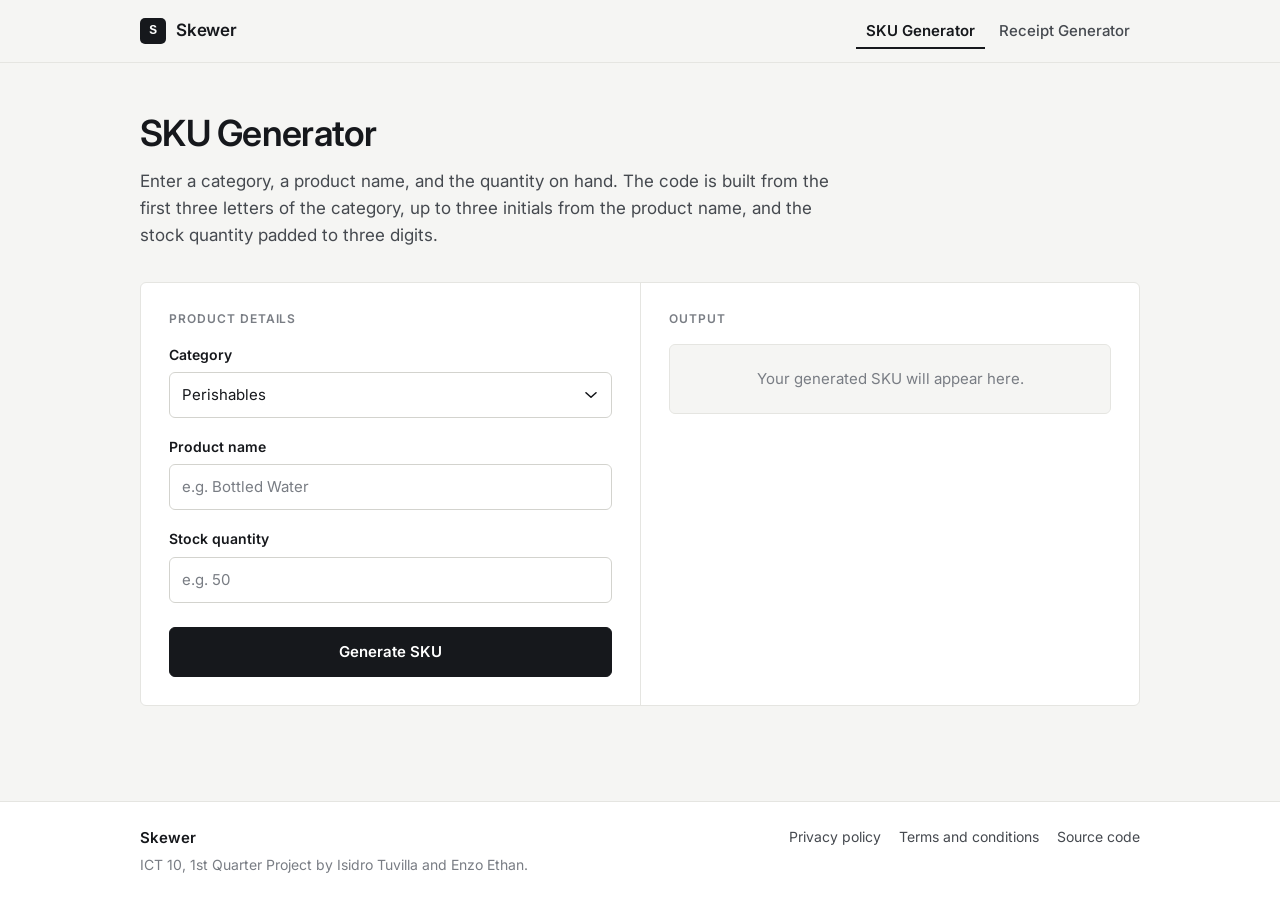
<file: index.html>
<!DOCTYPE html>
<html lang="en">
<head>
    <meta charset="UTF-8">
    <meta name="viewport" content="width=device-width, initial-scale=1.0">
    <title>SKU Generator | Skewer</title>
    <meta name="description" content="Generate stock keeping units from a product category, product name, and stock quantity.">
    <link rel="icon" href="favicon.svg" type="image/svg+xml">
    <link rel="preconnect" href="https://fonts.googleapis.com">
    <link rel="preconnect" href="https://fonts.gstatic.com" crossorigin>
    <link rel="stylesheet" href="https://fonts.googleapis.com/css2?family=Inter:wght@400;500;600;700&display=swap">
    <link rel="stylesheet" href="https://pyscript.net/releases/2025.3.1/core.css">
    <link rel="stylesheet" href="styles.css">
    <script type="module" src="https://pyscript.net/releases/2025.3.1/core.js"></script>
</head>
<body>
    <a class="skip-link" href="#main">Skip to content</a>

    <header class="site-header">
        <div class="shell header-inner">
            <a class="brand" href="index.html">
                <span class="brand-mark" aria-hidden="true">S</span>
                <span class="brand-name">Skewer</span>
            </a>

            <button class="nav-toggle" type="button" data-nav-toggle aria-expanded="false" aria-controls="site-nav">
                <span class="visually-hidden">Menu</span>
                <span class="nav-icon" aria-hidden="true">
                    <span></span>
                    <span></span>
                    <span></span>
                </span>
            </button>

            <nav class="site-nav" id="site-nav" data-nav-menu aria-label="Main">
                <a class="nav-link" href="index.html" aria-current="page">SKU Generator</a>
                <a class="nav-link" href="receipt_generator.html">Receipt Generator</a>
            </nav>
        </div>
    </header>

    <main id="main">
        <div class="shell">
            <div class="page-head">
                <h1>SKU Generator</h1>
                <p class="lede">
                    Enter a category, a product name, and the quantity on hand. The code is built
                    from the first three letters of the category, up to three initials from the
                    product name, and the stock quantity padded to three digits.
                </p>
            </div>

            <div class="panel">
                <div class="panel-grid">

                    <section class="panel-col" aria-labelledby="details-title">
                        <h2 class="panel-title" id="details-title">Product details</h2>

                        <form id="sku-form">
                            <div class="field">
                                <label class="field-label" for="category">Category</label>
                                <select id="category" class="control control-select">
                                    <option value="Perishables">Perishables</option>
                                    <option value="Beverages">Beverages</option>
                                    <option value="Disposables">Disposables</option>
                                    <option value="Packaging">Packaging</option>
                                </select>
                            </div>

                            <div class="field">
                                <label class="field-label" for="product_name">Product name</label>
                                <input type="text" id="product_name" class="control" placeholder="e.g. Bottled Water" autocomplete="off">
                            </div>

                            <div class="field">
                                <label class="field-label" for="quantity">Stock quantity</label>
                                <input type="number" id="quantity" class="control" placeholder="e.g. 50" min="0" step="1">
                            </div>

                            <div class="form-actions">
                                <button type="button" class="button" py-click="SKU_generator">Generate SKU</button>
                            </div>
                        </form>
                    </section>

                    <section class="panel-col" aria-labelledby="output-title">
                        <h2 class="panel-title" id="output-title">Output</h2>
                        <div id="sku_output" class="output" aria-live="polite">
                            <p class="output-empty">Your generated SKU will appear here.</p>
                        </div>
                    </section>

                </div>
            </div>
        </div>
    </main>

    <footer class="site-footer">
        <div class="shell footer-inner">
            <div class="footer-text">
                <p class="footer-title">Skewer</p>
                <p>ICT 10, 1st Quarter Project by Isidro Tuvilla and Enzo Ethan.</p>
            </div>
            <nav class="footer-links" aria-label="Site information">
                <a href="privacy.html">Privacy policy</a>
                <a href="terms.html">Terms and conditions</a>
                <a href="https://github.com/SA-9R-IsidroE/STAANA_ICT10_Q1Project_IsidroTuvilla_EnzoEthan">Source code</a>
            </nav>
        </div>
    </footer>

    <script src="site.js"></script>
    <py-script src="main.py"></py-script>
</body>
</html>
</file>
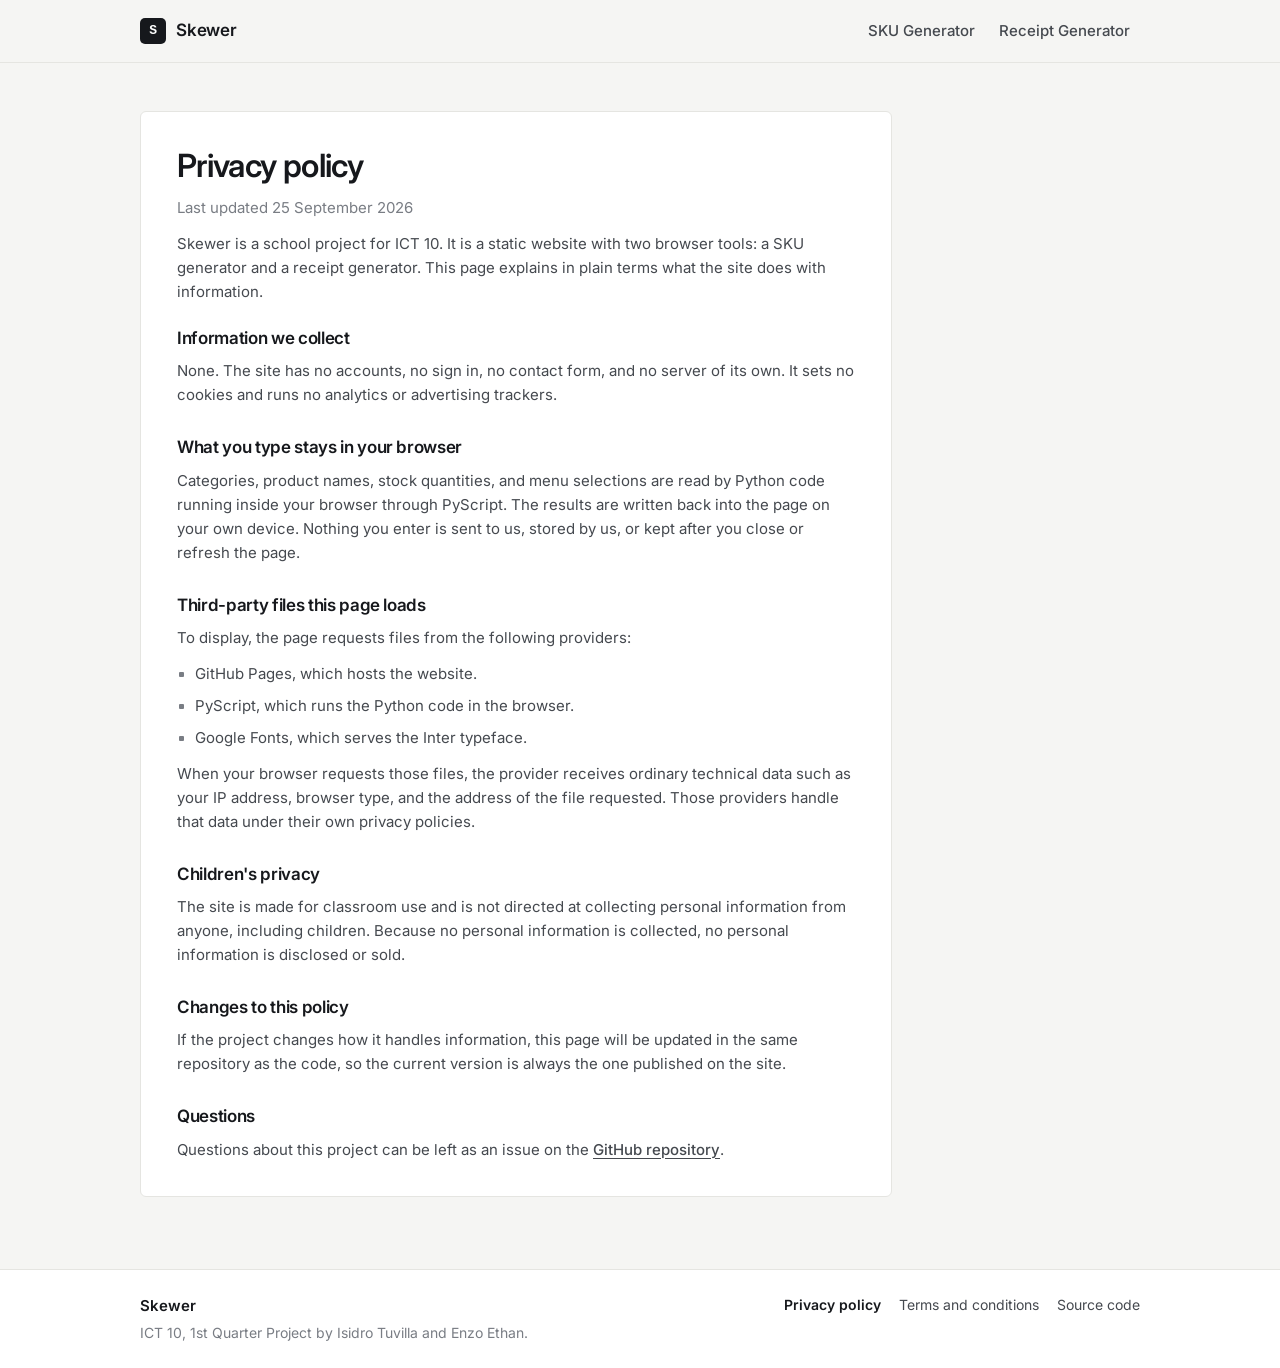
<file: privacy.html>
<!DOCTYPE html>
<html lang="en">
<head>
    <meta charset="UTF-8">
    <meta name="viewport" content="width=device-width, initial-scale=1.0">
    <title>Privacy Policy | Skewer</title>
    <meta name="description" content="What the Skewer school project collects, what it does not, and which third-party services it loads.">
    <link rel="icon" href="favicon.svg" type="image/svg+xml">
    <link rel="preconnect" href="https://fonts.googleapis.com">
    <link rel="preconnect" href="https://fonts.gstatic.com" crossorigin>
    <link rel="stylesheet" href="https://fonts.googleapis.com/css2?family=Inter:wght@400;500;600;700&display=swap">
    <link rel="stylesheet" href="styles.css">
</head>
<body>
    <a class="skip-link" href="#main">Skip to content</a>

    <header class="site-header">
        <div class="shell header-inner">
            <a class="brand" href="index.html">
                <span class="brand-mark" aria-hidden="true">S</span>
                <span class="brand-name">Skewer</span>
            </a>

            <button class="nav-toggle" type="button" data-nav-toggle aria-expanded="false" aria-controls="site-nav">
                <span class="visually-hidden">Menu</span>
                <span class="nav-icon" aria-hidden="true">
                    <span></span>
                    <span></span>
                    <span></span>
                </span>
            </button>

            <nav class="site-nav" id="site-nav" data-nav-menu aria-label="Main">
                <a class="nav-link" href="index.html">SKU Generator</a>
                <a class="nav-link" href="receipt_generator.html">Receipt Generator</a>
            </nav>
        </div>
    </header>

    <main id="main">
        <div class="shell">
            <div class="panel panel--narrow">
                <div class="doc">
                    <h1>Privacy policy</h1>
                    <p class="lede">Last updated 25 September 2026</p>

                    <p>
                        Skewer is a school project for ICT 10. It is a static website with two
                        browser tools: a SKU generator and a receipt generator. This page explains
                        in plain terms what the site does with information.
                    </p>

                    <h2>Information we collect</h2>
                    <p>
                        None. The site has no accounts, no sign in, no contact form, and no server
                        of its own. It sets no cookies and runs no analytics or advertising
                        trackers.
                    </p>

                    <h2>What you type stays in your browser</h2>
                    <p>
                        Categories, product names, stock quantities, and menu selections are read
                        by Python code running inside your browser through PyScript. The results
                        are written back into the page on your own device. Nothing you enter is
                        sent to us, stored by us, or kept after you close or refresh the page.
                    </p>

                    <h2>Third-party files this page loads</h2>
                    <p>To display, the page requests files from the following providers:</p>
                    <ul>
                        <li>GitHub Pages, which hosts the website.</li>
                        <li>PyScript, which runs the Python code in the browser.</li>
                        <li>Google Fonts, which serves the Inter typeface.</li>
                    </ul>
                    <p>
                        When your browser requests those files, the provider receives ordinary
                        technical data such as your IP address, browser type, and the address of
                        the file requested. Those providers handle that data under their own
                        privacy policies.
                    </p>

                    <h2>Children's privacy</h2>
                    <p>
                        The site is made for classroom use and is not directed at collecting
                        personal information from anyone, including children. Because no personal
                        information is collected, no personal information is disclosed or sold.
                    </p>

                    <h2>Changes to this policy</h2>
                    <p>
                        If the project changes how it handles information, this page will be
                        updated in the same repository as the code, so the current version is
                        always the one published on the site.
                    </p>

                    <h2>Questions</h2>
                    <p>
                        Questions about this project can be left as an issue on the
                        <a href="https://github.com/SA-9R-IsidroE/STAANA_ICT10_Q1Project_IsidroTuvilla_EnzoEthan">GitHub repository</a>.
                    </p>
                </div>
            </div>
        </div>
    </main>

    <footer class="site-footer">
        <div class="shell footer-inner">
            <div class="footer-text">
                <p class="footer-title">Skewer</p>
                <p>ICT 10, 1st Quarter Project by Isidro Tuvilla and Enzo Ethan.</p>
            </div>
            <nav class="footer-links" aria-label="Site information">
                <a href="privacy.html" aria-current="page">Privacy policy</a>
                <a href="terms.html">Terms and conditions</a>
                <a href="https://github.com/SA-9R-IsidroE/STAANA_ICT10_Q1Project_IsidroTuvilla_EnzoEthan">Source code</a>
            </nav>
        </div>
    </footer>

    <script src="site.js"></script>
</body>
</html>
</file>
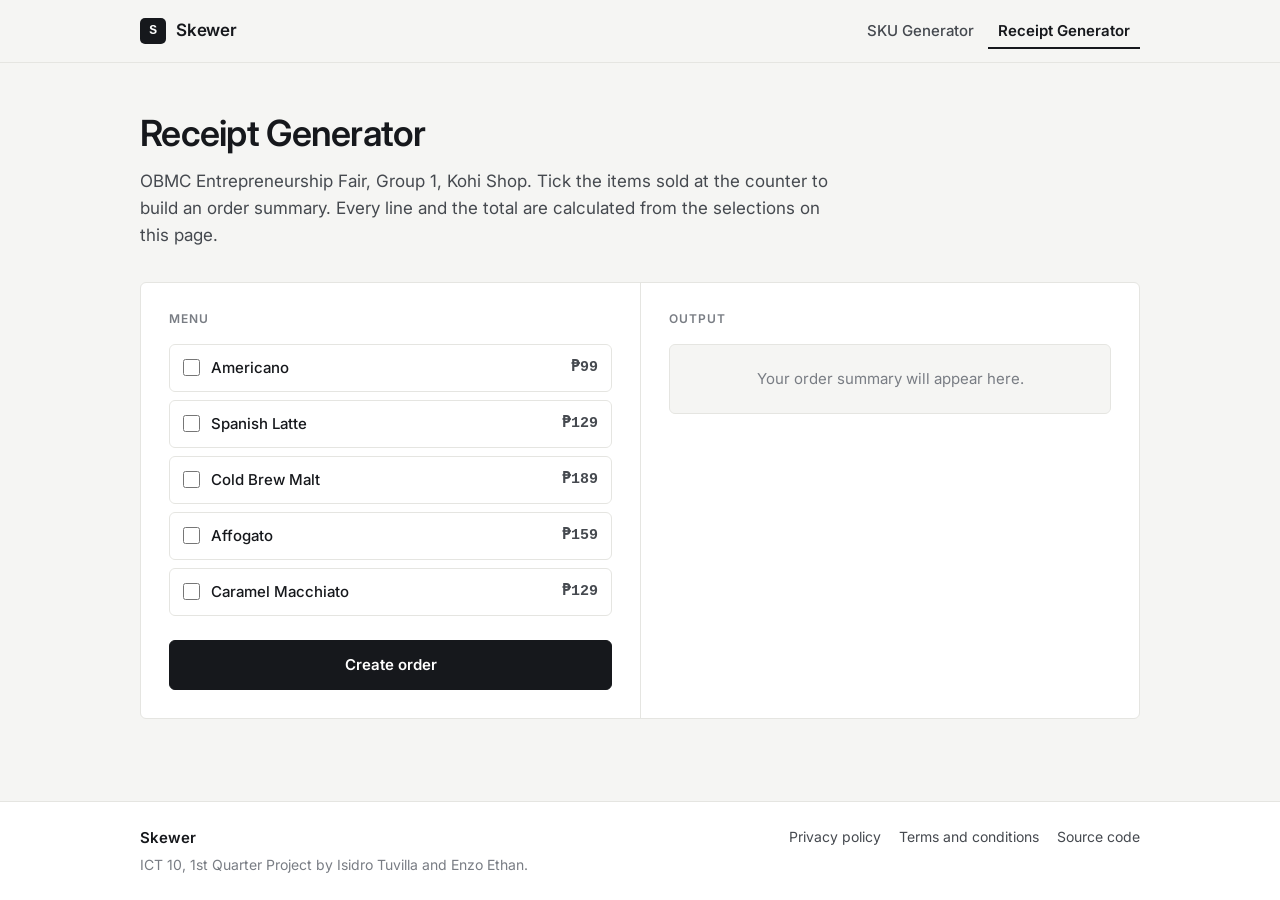
<file: receipt_generator.html>
<!DOCTYPE html>
<html lang="en">
<head>
    <meta charset="UTF-8">
    <meta name="viewport" content="width=device-width, initial-scale=1.0">
    <title>Receipt Generator | Skewer</title>
    <meta name="description" content="Build an order summary and total for the Kohi Shop counter from a fixed menu of items.">
    <link rel="icon" href="favicon.svg" type="image/svg+xml">
    <link rel="preconnect" href="https://fonts.googleapis.com">
    <link rel="preconnect" href="https://fonts.gstatic.com" crossorigin>
    <link rel="stylesheet" href="https://fonts.googleapis.com/css2?family=Inter:wght@400;500;600;700&display=swap">
    <link rel="stylesheet" href="https://pyscript.net/releases/2025.3.1/core.css">
    <link rel="stylesheet" href="styles.css">
    <script type="module" src="https://pyscript.net/releases/2025.3.1/core.js"></script>
</head>
<body>
    <a class="skip-link" href="#main">Skip to content</a>

    <header class="site-header">
        <div class="shell header-inner">
            <a class="brand" href="index.html">
                <span class="brand-mark" aria-hidden="true">S</span>
                <span class="brand-name">Skewer</span>
            </a>

            <button class="nav-toggle" type="button" data-nav-toggle aria-expanded="false" aria-controls="site-nav">
                <span class="visually-hidden">Menu</span>
                <span class="nav-icon" aria-hidden="true">
                    <span></span>
                    <span></span>
                    <span></span>
                </span>
            </button>

            <nav class="site-nav" id="site-nav" data-nav-menu aria-label="Main">
                <a class="nav-link" href="index.html">SKU Generator</a>
                <a class="nav-link" href="receipt_generator.html" aria-current="page">Receipt Generator</a>
            </nav>
        </div>
    </header>

    <main id="main">
        <div class="shell">
            <div class="page-head">
                <h1>Receipt Generator</h1>
                <p class="lede">
                    OBMC Entrepreneurship Fair, Group 1, Kohi Shop. Tick the items sold at the
                    counter to build an order summary. Every line and the total are calculated
                    from the selections on this page.
                </p>
            </div>

            <div class="panel">
                <div class="panel-grid">

                    <section class="panel-col" aria-labelledby="order-title">
                        <h2 class="panel-title" id="order-title">Menu</h2>

                        <form id="order-form">
                            <ul class="menu-list">
                                <li class="menu-item">
                                    <label class="menu-choice" for="item1" id="item1-label"><input type="checkbox" id="item1" value="99">Americano</label>
                                    <span class="price">&#8369;99</span>
                                </li>
                                <li class="menu-item">
                                    <label class="menu-choice" for="item2" id="item2-label"><input type="checkbox" id="item2" value="129">Spanish Latte</label>
                                    <span class="price">&#8369;129</span>
                                </li>
                                <li class="menu-item">
                                    <label class="menu-choice" for="item3" id="item3-label"><input type="checkbox" id="item3" value="189">Cold Brew Malt</label>
                                    <span class="price">&#8369;189</span>
                                </li>
                                <li class="menu-item">
                                    <label class="menu-choice" for="item4" id="item4-label"><input type="checkbox" id="item4" value="159">Affogato</label>
                                    <span class="price">&#8369;159</span>
                                </li>
                                <li class="menu-item">
                                    <label class="menu-choice" for="item5" id="item5-label"><input type="checkbox" id="item5" value="129">Caramel Macchiato</label>
                                    <span class="price">&#8369;129</span>
                                </li>
                            </ul>

                            <div class="form-actions">
                                <button type="button" class="button" py-click="create_order">Create order</button>
                            </div>
                        </form>
                    </section>

                    <section class="panel-col" aria-labelledby="summary-title">
                        <h2 class="panel-title" id="summary-title">Output</h2>
                        <div id="show" class="output" aria-live="polite">
                            <p class="output-empty">Your order summary will appear here.</p>
                        </div>
                    </section>

                </div>
            </div>
        </div>
    </main>

    <footer class="site-footer">
        <div class="shell footer-inner">
            <div class="footer-text">
                <p class="footer-title">Skewer</p>
                <p>ICT 10, 1st Quarter Project by Isidro Tuvilla and Enzo Ethan.</p>
            </div>
            <nav class="footer-links" aria-label="Site information">
                <a href="privacy.html">Privacy policy</a>
                <a href="terms.html">Terms and conditions</a>
                <a href="https://github.com/SA-9R-IsidroE/STAANA_ICT10_Q1Project_IsidroTuvilla_EnzoEthan">Source code</a>
            </nav>
        </div>
    </footer>

    <script src="site.js"></script>
    <py-script src="main.py"></py-script>
</body>
</html>
</file>
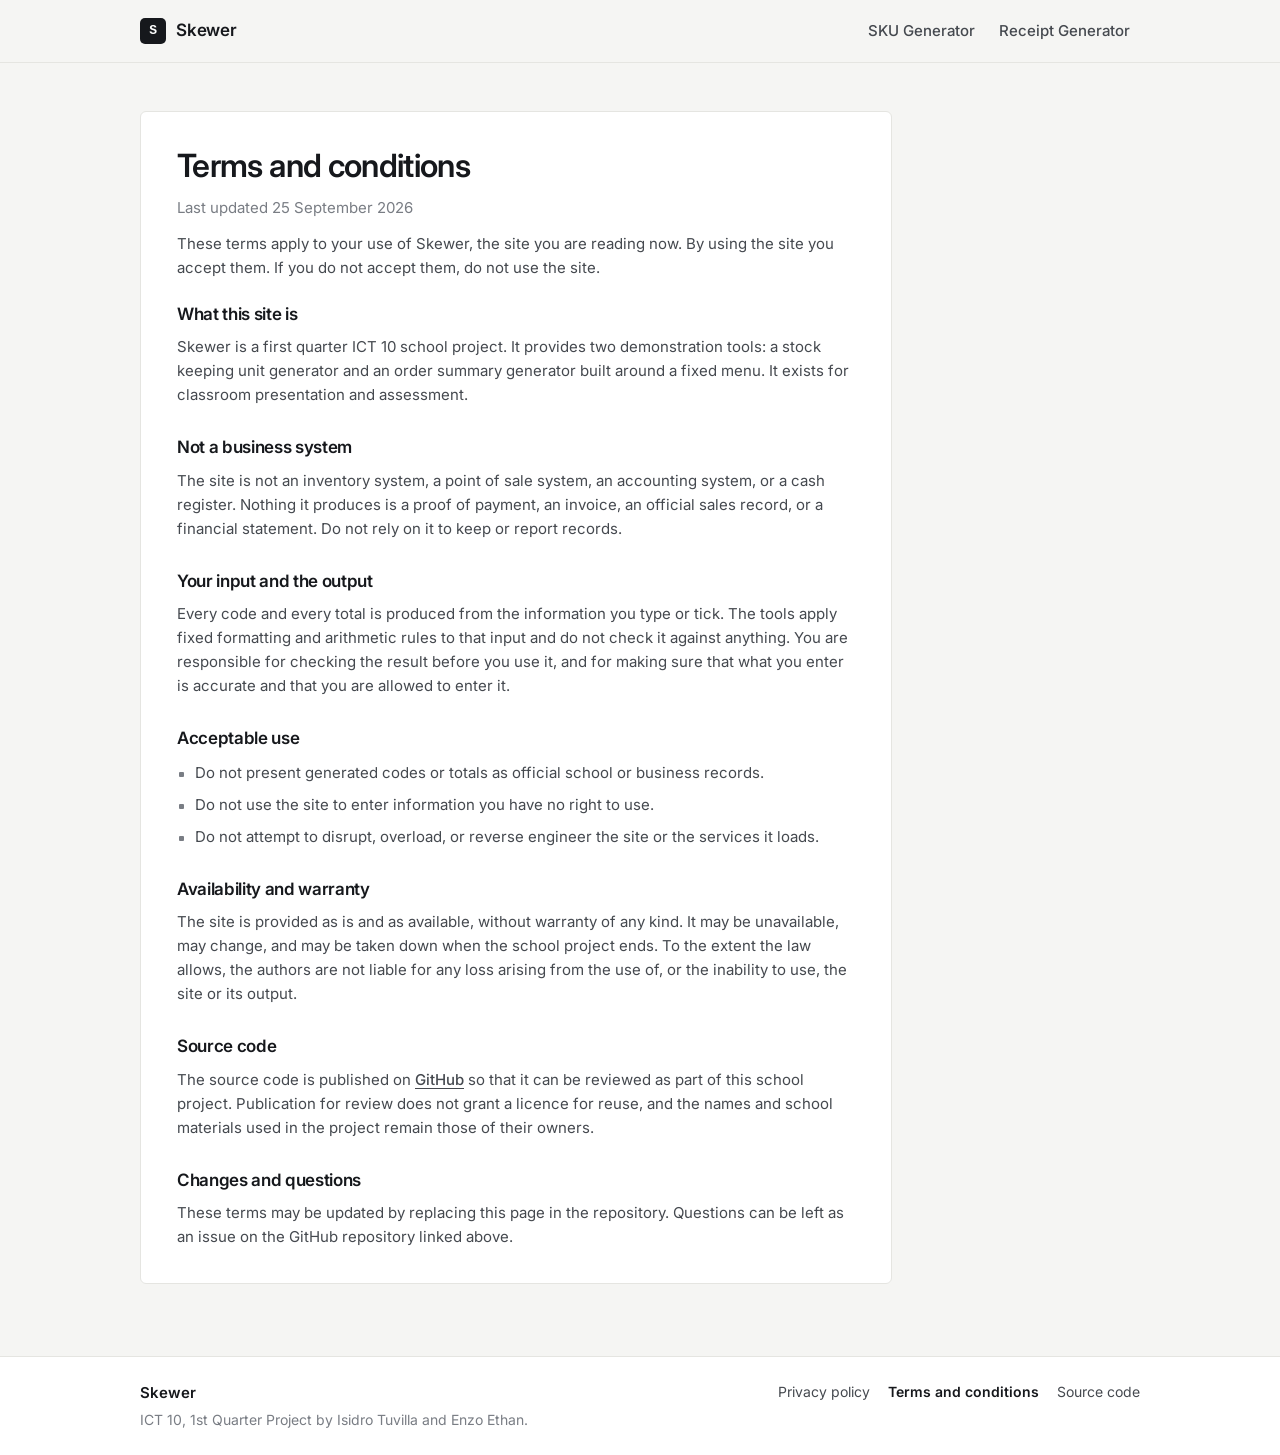
<file: terms.html>
<!DOCTYPE html>
<html lang="en">
<head>
    <meta charset="UTF-8">
    <meta name="viewport" content="width=device-width, initial-scale=1.0">
    <title>Terms and Conditions | Skewer</title>
    <meta name="description" content="The terms that apply to the Skewer school project and the limits of its generated output.">
    <link rel="icon" href="favicon.svg" type="image/svg+xml">
    <link rel="preconnect" href="https://fonts.googleapis.com">
    <link rel="preconnect" href="https://fonts.gstatic.com" crossorigin>
    <link rel="stylesheet" href="https://fonts.googleapis.com/css2?family=Inter:wght@400;500;600;700&display=swap">
    <link rel="stylesheet" href="styles.css">
</head>
<body>
    <a class="skip-link" href="#main">Skip to content</a>

    <header class="site-header">
        <div class="shell header-inner">
            <a class="brand" href="index.html">
                <span class="brand-mark" aria-hidden="true">S</span>
                <span class="brand-name">Skewer</span>
            </a>

            <button class="nav-toggle" type="button" data-nav-toggle aria-expanded="false" aria-controls="site-nav">
                <span class="visually-hidden">Menu</span>
                <span class="nav-icon" aria-hidden="true">
                    <span></span>
                    <span></span>
                    <span></span>
                </span>
            </button>

            <nav class="site-nav" id="site-nav" data-nav-menu aria-label="Main">
                <a class="nav-link" href="index.html">SKU Generator</a>
                <a class="nav-link" href="receipt_generator.html">Receipt Generator</a>
            </nav>
        </div>
    </header>

    <main id="main">
        <div class="shell">
            <div class="panel panel--narrow">
                <div class="doc">
                    <h1>Terms and conditions</h1>
                    <p class="lede">Last updated 25 September 2026</p>

                    <p>
                        These terms apply to your use of Skewer, the site you are reading now. By
                        using the site you accept them. If you do not accept them, do not use the
                        site.
                    </p>

                    <h2>What this site is</h2>
                    <p>
                        Skewer is a first quarter ICT 10 school project. It provides two
                        demonstration tools: a stock keeping unit generator and an order summary
                        generator built around a fixed menu. It exists for classroom presentation
                        and assessment.
                    </p>

                    <h2>Not a business system</h2>
                    <p>
                        The site is not an inventory system, a point of sale system, an accounting
                        system, or a cash register. Nothing it produces is a proof of payment, an
                        invoice, an official sales record, or a financial statement. Do not rely on
                        it to keep or report records.
                    </p>

                    <h2>Your input and the output</h2>
                    <p>
                        Every code and every total is produced from the information you type or
                        tick. The tools apply fixed formatting and arithmetic rules to that input
                        and do not check it against anything. You are responsible for checking the
                        result before you use it, and for making sure that what you enter is
                        accurate and that you are allowed to enter it.
                    </p>

                    <h2>Acceptable use</h2>
                    <ul>
                        <li>Do not present generated codes or totals as official school or business records.</li>
                        <li>Do not use the site to enter information you have no right to use.</li>
                        <li>Do not attempt to disrupt, overload, or reverse engineer the site or the services it loads.</li>
                    </ul>

                    <h2>Availability and warranty</h2>
                    <p>
                        The site is provided as is and as available, without warranty of any kind.
                        It may be unavailable, may change, and may be taken down when the school
                        project ends. To the extent the law allows, the authors are not liable for
                        any loss arising from the use of, or the inability to use, the site or its
                        output.
                    </p>

                    <h2>Source code</h2>
                    <p>
                        The source code is published on
                        <a href="https://github.com/SA-9R-IsidroE/STAANA_ICT10_Q1Project_IsidroTuvilla_EnzoEthan">GitHub</a>
                        so that it can be reviewed as part of this school project. Publication for
                        review does not grant a licence for reuse, and the names and school
                        materials used in the project remain those of their owners.
                    </p>

                    <h2>Changes and questions</h2>
                    <p>
                        These terms may be updated by replacing this page in the repository.
                        Questions can be left as an issue on the GitHub repository linked above.
                    </p>
                </div>
            </div>
        </div>
    </main>

    <footer class="site-footer">
        <div class="shell footer-inner">
            <div class="footer-text">
                <p class="footer-title">Skewer</p>
                <p>ICT 10, 1st Quarter Project by Isidro Tuvilla and Enzo Ethan.</p>
            </div>
            <nav class="footer-links" aria-label="Site information">
                <a href="privacy.html">Privacy policy</a>
                <a href="terms.html" aria-current="page">Terms and conditions</a>
                <a href="https://github.com/SA-9R-IsidroE/STAANA_ICT10_Q1Project_IsidroTuvilla_EnzoEthan">Source code</a>
            </nav>
        </div>
    </footer>

    <script src="site.js"></script>
</body>
</html>
</file>
<file: styles.css>
:root {
    --paper: #f5f5f3;
    --surface: #ffffff;
    --ink: #16181c;
    --ink-soft: #45494f;
    --ink-muted: #797d84;
    --line: #e5e5e1;
    --line-strong: #d3d3ce;
    --hover: #f2f2ef;
    --error: #b3261e;
    --error-bg: #fdf3f2;
    --error-line: #f0d3d0;
    --radius: 6px;
    --shell: 1040px;
    --font: 'Inter', system-ui, -apple-system, 'Segoe UI', sans-serif;
    --mono: ui-monospace, 'SFMono-Regular', Menlo, Consolas, 'Liberation Mono', monospace;
}

*,
*::before,
*::after {
    box-sizing: border-box;
}

html {
    -webkit-text-size-adjust: 100%;
}

body {
    margin: 0;
    min-height: 100vh;
    display: flex;
    flex-direction: column;
    font-family: var(--font);
    font-size: 16px;
    line-height: 1.6;
    color: var(--ink);
    background: var(--paper);
    -webkit-font-smoothing: antialiased;
}

h1,
h2,
h3 {
    margin: 0;
    font-weight: 600;
    line-height: 1.25;
    letter-spacing: -0.02em;
}

p {
    margin: 0;
}

ul,
dl,
dd {
    margin: 0;
    padding: 0;
}

li {
    list-style: none;
}

button,
input,
select {
    font: inherit;
    color: inherit;
}

a {
    color: inherit;
}

:focus-visible {
    outline: 2px solid var(--ink);
    outline-offset: 2px;
}

::selection {
    background: #deded7;
}

.shell {
    width: 100%;
    max-width: var(--shell);
    margin: 0 auto;
    padding: 0 20px;
}

.visually-hidden {
    position: absolute;
    width: 1px;
    height: 1px;
    margin: -1px;
    padding: 0;
    overflow: hidden;
    clip: rect(0 0 0 0);
    white-space: nowrap;
    border: 0;
}

.skip-link {
    position: absolute;
    left: 16px;
    top: -60px;
    z-index: 200;
    padding: 10px 14px;
    border-radius: var(--radius);
    background: var(--ink);
    color: #fff;
    font-size: 0.875rem;
    font-weight: 600;
    text-decoration: none;
    transition: top 0.15s ease;
}

.skip-link:focus {
    top: 12px;
}

.site-header {
    position: sticky;
    top: 0;
    z-index: 100;
    background: var(--paper);
    border-bottom: 1px solid var(--line);
}

.header-inner {
    display: flex;
    align-items: center;
    justify-content: space-between;
    gap: 16px;
    min-height: 62px;
}

.brand {
    display: inline-flex;
    align-items: center;
    gap: 10px;
    text-decoration: none;
    font-size: 1.0625rem;
    font-weight: 600;
    letter-spacing: -0.01em;
}

.brand-mark {
    display: grid;
    place-items: center;
    width: 26px;
    height: 26px;
    border-radius: 5px;
    background: var(--ink);
    color: #fff;
    font-family: var(--mono);
    font-size: 0.8125rem;
    font-weight: 700;
}

.nav-toggle {
    display: inline-flex;
    align-items: center;
    justify-content: center;
    width: 40px;
    height: 38px;
    padding: 0;
    background: transparent;
    border: 1px solid var(--line-strong);
    border-radius: var(--radius);
    cursor: pointer;
}

.nav-toggle:hover {
    background: var(--hover);
}

.nav-icon {
    position: relative;
    display: block;
    width: 16px;
    height: 10px;
}

.nav-icon span {
    position: absolute;
    left: 0;
    width: 16px;
    height: 1.5px;
    background: var(--ink);
    transition: transform 0.15s ease, opacity 0.1s ease;
}

.nav-icon span:nth-child(1) {
    top: 0;
}

.nav-icon span:nth-child(2) {
    top: 4.25px;
}

.nav-icon span:nth-child(3) {
    top: 8.5px;
}

.nav-toggle[aria-expanded="true"] .nav-icon span:nth-child(1) {
    transform: translateY(4.25px) rotate(45deg);
}

.nav-toggle[aria-expanded="true"] .nav-icon span:nth-child(2) {
    opacity: 0;
}

.nav-toggle[aria-expanded="true"] .nav-icon span:nth-child(3) {
    transform: translateY(-4.25px) rotate(-45deg);
}

.site-nav {
    position: absolute;
    top: 100%;
    left: 0;
    right: 0;
    display: none;
    flex-direction: column;
    gap: 2px;
    padding: 10px 20px 14px;
    background: var(--paper);
    border-bottom: 1px solid var(--line);
}

.site-nav.is-open {
    display: flex;
}

.nav-link {
    display: block;
    padding: 9px 10px;
    border-radius: var(--radius);
    font-size: 0.9375rem;
    font-weight: 500;
    color: var(--ink-soft);
    text-decoration: none;
}

.nav-link:hover {
    background: var(--hover);
    color: var(--ink);
}

.nav-link[aria-current="page"] {
    color: var(--ink);
    font-weight: 600;
}

main {
    flex: 1;
    padding: 34px 0 52px;
}

.page-head {
    max-width: 46rem;
    margin-bottom: 26px;
}

.page-head h1 {
    font-size: clamp(1.75rem, 5vw, 2.25rem);
}

.lede {
    margin-top: 12px;
    max-width: 44rem;
    font-size: 1.0625rem;
    color: var(--ink-soft);
}

.panel {
    background: var(--surface);
    border: 1px solid var(--line);
    border-radius: var(--radius);
    overflow: hidden;
}

.panel--narrow {
    max-width: 47rem;
}

.panel-grid {
    display: grid;
}

.panel-col {
    min-width: 0;
    padding: 22px 20px;
}

.panel-col + .panel-col {
    border-top: 1px solid var(--line);
}

.panel-title {
    margin-bottom: 18px;
    font-size: 0.75rem;
    font-weight: 600;
    letter-spacing: 0.08em;
    text-transform: uppercase;
    color: var(--ink-muted);
}

.field {
    margin-bottom: 18px;
}

.field-label {
    display: block;
    margin-bottom: 6px;
    font-size: 0.875rem;
    font-weight: 600;
}

.control {
    width: 100%;
    padding: 10px 12px;
    background: var(--surface);
    border: 1px solid var(--line-strong);
    border-radius: var(--radius);
    font-size: 0.9375rem;
    transition: border-color 0.15s ease;
}

.control::placeholder {
    color: var(--ink-muted);
}

.control:hover {
    border-color: #bcbcb6;
}

.control:focus {
    border-color: var(--ink);
}

.control-select {
    appearance: none;
    padding-right: 38px;
    background-image: url("data:image/svg+xml,%3Csvg xmlns='http://www.w3.org/2000/svg' width='12' height='8' viewBox='0 0 12 8'%3E%3Cpath d='M1 1.75 6 6.25 11 1.75' fill='none' stroke='%2316181c' stroke-width='1.6' stroke-linecap='round' stroke-linejoin='round'/%3E%3C/svg%3E");
    background-repeat: no-repeat;
    background-position: right 14px center;
}

.form-actions {
    margin-top: 24px;
}

.button {
    display: inline-flex;
    align-items: center;
    justify-content: center;
    width: 100%;
    padding: 12px 18px;
    background: var(--ink);
    border: 1px solid var(--ink);
    border-radius: var(--radius);
    color: #fff;
    font-size: 0.9375rem;
    font-weight: 600;
    cursor: pointer;
    transition: background-color 0.15s ease, border-color 0.15s ease;
}

.button:hover {
    background: #2c3037;
    border-color: #2c3037;
}

.button:active {
    background: #000;
    border-color: #000;
}

.output-empty {
    padding: 22px 16px;
    background: var(--paper);
    border: 1px solid var(--line);
    border-radius: var(--radius);
    color: var(--ink-muted);
    font-size: 0.9375rem;
    text-align: center;
}

.error {
    padding: 10px 12px;
    background: var(--error-bg);
    border: 1px solid var(--error-line);
    border-radius: var(--radius);
    color: var(--error);
    font-size: 0.9375rem;
    font-weight: 500;
}

.result-label {
    font-size: 0.75rem;
    font-weight: 600;
    letter-spacing: 0.08em;
    text-transform: uppercase;
    color: var(--ink-muted);
}

.code {
    margin-top: 8px;
    font-family: var(--mono);
    font-size: clamp(1.5rem, 5vw, 1.875rem);
    font-weight: 600;
    letter-spacing: 0.04em;
    word-break: break-all;
}

.result-meta {
    display: grid;
    grid-template-columns: repeat(auto-fit, minmax(110px, 1fr));
    gap: 14px;
    margin-top: 20px;
    padding-top: 16px;
    border-top: 1px solid var(--line);
}

.result-meta dt {
    font-size: 0.75rem;
    font-weight: 600;
    letter-spacing: 0.05em;
    text-transform: uppercase;
    color: var(--ink-muted);
}

.result-meta dd {
    margin-top: 2px;
    font-size: 0.9375rem;
    overflow-wrap: anywhere;
}

.menu-list {
    display: flex;
    flex-direction: column;
    gap: 8px;
}

.menu-item {
    display: flex;
    align-items: center;
    justify-content: space-between;
    gap: 14px;
    padding: 11px 13px;
    background: var(--surface);
    border: 1px solid var(--line);
    border-radius: var(--radius);
    transition: background-color 0.15s ease, border-color 0.15s ease;
}

.menu-item:hover {
    background: var(--hover);
    border-color: var(--line-strong);
}

.menu-item:has(input:checked) {
    background: var(--hover);
    border-color: var(--ink);
}

.menu-choice {
    display: flex;
    align-items: center;
    gap: 11px;
    min-width: 0;
    font-size: 0.9375rem;
    font-weight: 500;
    cursor: pointer;
}

.menu-choice input {
    flex: none;
    width: 17px;
    height: 17px;
    margin: 0;
    accent-color: var(--ink);
    cursor: pointer;
}

.price,
.amount {
    font-family: var(--mono);
    font-variant-numeric: tabular-nums;
    white-space: nowrap;
}

.price {
    font-size: 0.9375rem;
    font-weight: 600;
    color: var(--ink-soft);
}

.receipt-lines {
    display: flex;
    flex-direction: column;
    gap: 9px;
    margin-top: 12px;
}

.receipt-lines li {
    display: flex;
    align-items: baseline;
    justify-content: space-between;
    gap: 14px;
    font-size: 0.9375rem;
}

.receipt-lines li span:first-child {
    color: var(--ink-soft);
}

.amount {
    font-weight: 500;
}

.receipt-total {
    display: flex;
    align-items: baseline;
    justify-content: space-between;
    gap: 14px;
    margin-top: 16px;
    padding-top: 14px;
    border-top: 1px solid var(--ink);
    font-size: 0.9375rem;
    font-weight: 600;
}

.receipt-total .amount {
    font-size: 1.25rem;
    font-weight: 700;
}

.receipt-note {
    margin-top: 10px;
    font-size: 0.8125rem;
    color: var(--ink-muted);
}

.doc {
    padding: 26px 22px;
}

.doc .lede {
    margin-top: 10px;
    font-size: 0.9375rem;
    color: var(--ink-muted);
}

.doc h1 {
    font-size: clamp(1.5rem, 4vw, 2rem);
}

.doc h2 {
    margin-top: 30px;
    margin-bottom: 10px;
    font-size: 1.0625rem;
}

.doc h2:first-of-type {
    margin-top: 24px;
}

.doc p,
.doc li {
    font-size: 0.9375rem;
    color: var(--ink-soft);
}

.doc p + p {
    margin-top: 12px;
}

.doc ul + p,
.doc p + ul {
    margin-top: 12px;
}

.doc a {
    font-weight: 500;
    text-decoration: underline;
    text-underline-offset: 3px;
}

.doc a:hover {
    color: var(--ink);
}

.doc ul {
    display: flex;
    flex-direction: column;
    gap: 8px;
    margin-top: 12px;
}

.doc li {
    position: relative;
    padding-left: 18px;
}

.doc li::before {
    content: "";
    position: absolute;
    left: 2px;
    top: 0.7em;
    width: 5px;
    height: 5px;
    border-radius: 1px;
    background: var(--ink-muted);
}

.site-footer {
    background: var(--surface);
    border-top: 1px solid var(--line);
}

py-terminal {
    display: none;
}

.footer-inner {
    display: flex;
    flex-wrap: wrap;
    align-items: flex-start;
    justify-content: space-between;
    gap: 18px 32px;
    padding-top: 24px;
    padding-bottom: 24px;
}

.footer-title {
    font-size: 0.9375rem;
    font-weight: 600;
}

.footer-text p + p {
    margin-top: 4px;
    max-width: 34rem;
    font-size: 0.875rem;
    color: var(--ink-muted);
}

.footer-links {
    display: flex;
    flex-wrap: wrap;
    gap: 6px 18px;
    font-size: 0.875rem;
}

.footer-links a {
    color: var(--ink-soft);
    text-decoration: none;
}

.footer-links a:hover {
    color: var(--ink);
    text-decoration: underline;
    text-underline-offset: 3px;
}

.footer-links a[aria-current="page"] {
    color: var(--ink);
    font-weight: 600;
}

@media (min-width: 769px) {
    .nav-toggle {
        display: none;
    }

    .site-nav {
        position: static;
        display: flex;
        flex-direction: row;
        align-items: center;
        gap: 4px;
        padding: 0;
        background: transparent;
        border: 0;
    }

    .nav-link {
        padding: 6px 10px;
    }

    .nav-link[aria-current="page"] {
        box-shadow: inset 0 -2px 0 var(--ink);
        border-radius: 0;
    }

    main {
        padding: 48px 0 72px;
    }

    .page-head {
        margin-bottom: 32px;
    }
}

@media (min-width: 881px) {
    .panel-grid {
        grid-template-columns: 1fr 1fr;
    }

    .panel-col {
        padding: 28px;
    }

    .panel-col + .panel-col {
        border-top: 0;
        border-left: 1px solid var(--line);
    }

    .doc {
        padding: 34px 36px;
    }
}

@media (prefers-reduced-motion: reduce) {
    *,
    *::before,
    *::after {
        transition-duration: 0.01ms !important;
        animation-duration: 0.01ms !important;
    }
}
</file>
